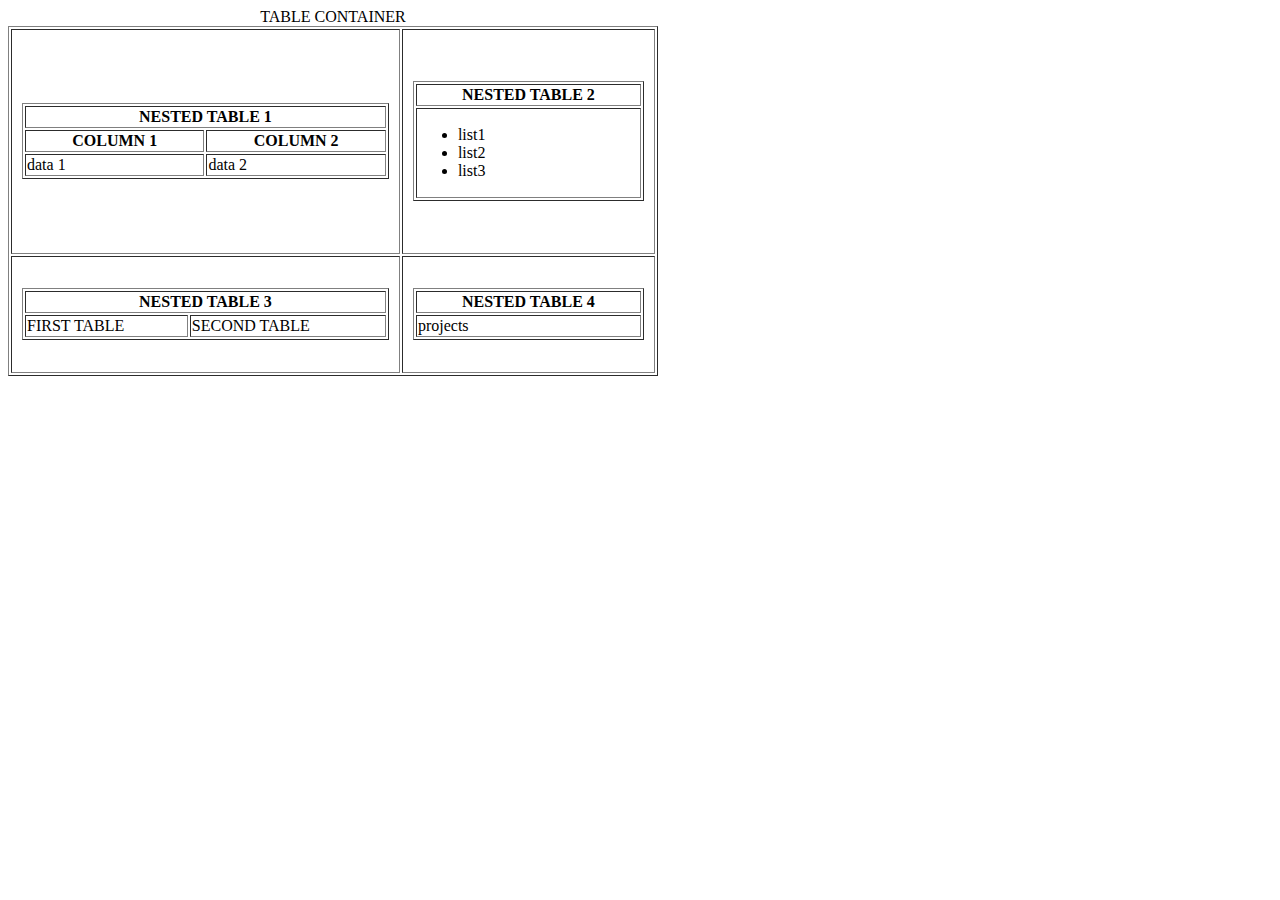
<file: PYTHON FULL STACK/HTML/TABLE PROJECT/index.html>
<!DOCTYPE html>
<html lang="en">
  <head>
    <meta charset="UTF-8" />
    <meta name="viewport" content="width=device-width, initial-scale=1.0" />
    <title>Table</title>
  </head>
  <body>
    <table border="1" cellpadding="10" width="650px" height="350px">
      <caption>
        TABLE CONTAINER
      </caption>

      <tr>
        
        <td>
            <!-- table 1 -->
          <table border="1" width="100%">
            <tr>
              <th colspan="2">NESTED TABLE 1</th>
            </tr>

            
            <tr>
                <th>COLUMN 1</th>
                <th>COLUMN 2</th>
            </tr>
            <tr>
                <td>data 1</td>
                <td>data 2</td>
                
            </tr>
          </table>
        </td>


        <td>
            <!-- table 2 -->
          <table border="1" width="100%">
            <th>NESTED TABLE 2</th>
            <tr>
              <td>
                <ul>
                  <li>list1</li>
                  <li>list2</li>
                  <li>list3</li>
                </ul>
              </td>
            </tr>
          </table>
        </td>
      </tr>


      <tr>
        <td>
            <!-- table 3 -->
          <table border="1" width="100%">
            <tr>
              <th colspan="2">NESTED TABLE 3</th>
            </tr>
            <td>FIRST TABLE</td>
            <td>SECOND TABLE</td>
            <!-- <td>SECOND TABLE</td> -->
          </table>
        </td>

        <td>
            <!-- table 4 -->
          <table border="1" width="100%">
            <tr>
              <th>NESTED TABLE 4</th>
            </tr>
            <tr>
              <td>projects</td>
            </tr>
          </table>
        </td>
      </tr>
    </table>
  </body>
</html>
</file>
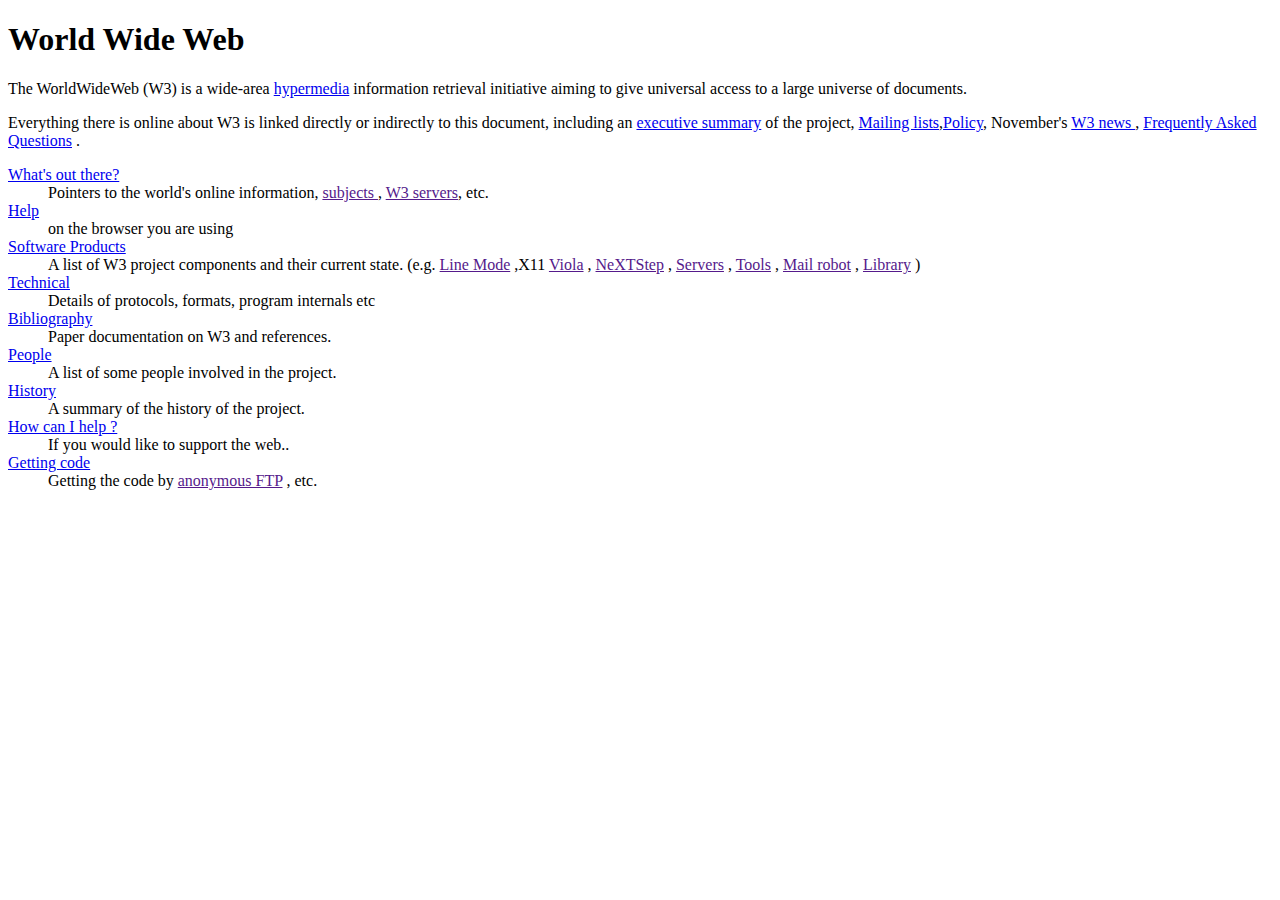
<file: PYTHON FULL STACK/HTML/WWW PROJECT/index.html>
<!DOCTYPE html>
<html lang="en">
<head>
    <meta charset="UTF-8">
    <meta name="viewport" content="width=device-width, initial-scale=1.0">
    <title>World Wide Web Projects</title>
</head>
<body>
    <h1>World Wide Web</h1>
    <p>The WorldWideWeb (W3) is a wide-area <a href="https://info.cern.ch/hypertext/WWW/WhatIs.html" target="_blank" title="hypermedia">hypermedia</a> information retrieval initiative aiming to give universal access to a large universe of documents.</p>

    <p>Everything there is online about W3 is linked directly or indirectly to this document, including an <a href="https://info.cern.ch/hypertext/WWW/Summary.html">executive summary</a> of the project, <a href="https://info.cern.ch/hypertext/WWW/Administration/Mailing/Overview.html">Mailing lists</a>,<a href="https://info.cern.ch/hypertext/WWW/Policy.html">Policy</a>, November's <a href="https://info.cern.ch/hypertext/WWW/News/9211.html">W3 news </a>, <a href="https://info.cern.ch/hypertext/WWW/FAQ/List.html">Frequently Asked Questions</a> .</p>

    <dl>
        <dt><a href="https://info.cern.ch/hypertext/DataSources/Top.html">What's out there?</a></dt>
        <dd>Pointers to the world's online information, <a href="">subjects </a>, <a href="">W3 servers</a>, etc.</dd>

        <dt><a href="https://info.cern.ch/hypertext/WWW/Help.html">Help</a></dt>
        <dd>on the browser you are using</dd>

        <dt><a href="https://info.cern.ch/hypertext/WWW/Status.html">Software Products</a></dt>
        <dd>A list of W3 project components and their current state. (e.g. <a href="">Line Mode</a> ,X11 <a href="">Viola</a> , <a href="">NeXTStep</a> , <a href="">Servers</a> , <a href="">Tools</a> , <a href="">Mail robot</a> , <a href="">Library</a> )</dd>

        <dt><a href="https://info.cern.ch/hypertext/WWW/Technical.html">Technical</a></dt>
        <dd>Details of protocols, formats, program internals etc</dd>

        <dt><a href="https://info.cern.ch/hypertext/WWW/Bibliography.html">Bibliography</a></dt>
        <dd>Paper documentation on W3 and references.</dd>

        <dt><a href="https://info.cern.ch/hypertext/WWW/People.html">People</a></dt>
        <dd>A list of some people involved in the project.</dd>

        <dt><a href="https://info.cern.ch/hypertext/WWW/History.html">History</a></dt>
        <dd>A summary of the history of the project.</dd>

        <dt><a href="https://info.cern.ch/hypertext/WWW/Helping.html">How can I help ?</a></dt>
        <dd>If you would like to support the web..</dd>

        <dt><a href="https://info.cern.ch/hypertext/README.html">Getting code</a></dt>
        <dd>Getting the code by <a href="">anonymous FTP</a> , etc.</dd>
    </dl>
</body>
</html>
</file>
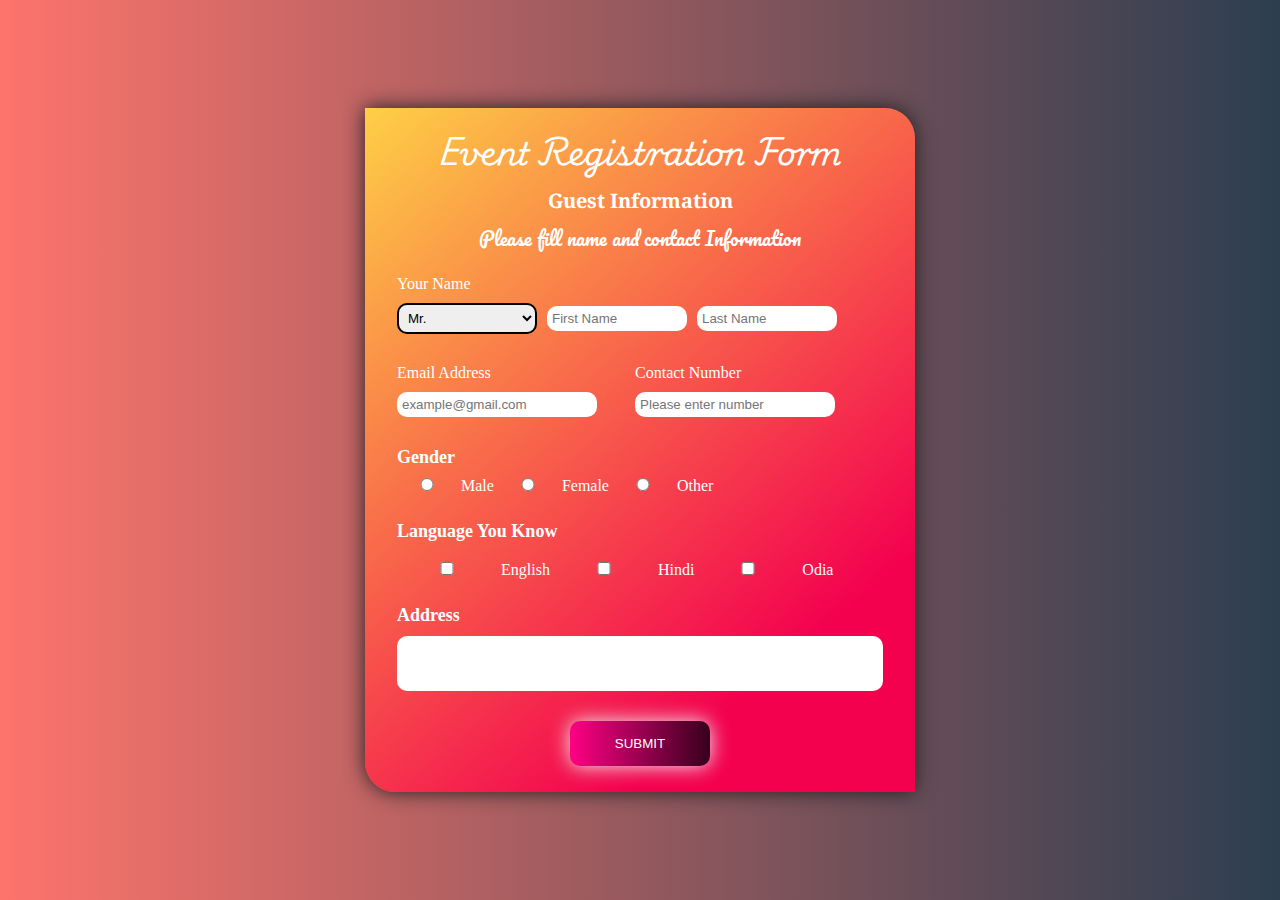
<file: PYTHON FULL STACK/HTML/Form project/INPUTFORM/index.html>
<!DOCTYPE html>
<html lang="en">
  <head>
    <meta charset="UTF-8" />
    <meta name="viewport" content="width=device-width, initial-scale=1.0" />
    <link rel="stylesheet" href="style.css" />
    <title>Document</title>
  </head>
  <body>
    <div class="event-form">
      <div class="event-registration-form">
        <div class="heading">
          <h1>Event Registration Form</h1>
          <h3>Guest Information</h3>
          <p>Please fill name and contact Information</p>
        </div> 

        <form action="indexData.html">
          <div class="event-name">
            <div class="name-label">
              <label for="name" class="name">Your Name</label>
            </div>
            <div class="event-name-form">
              <div class="select-form">
                <select name="" id="name">
                  <option value="Mr">Mr.</option>
                  <option value="Mrs">Mrs.</option>
                  <option value="Miss">Miss.</option>
                  <option value="Ms">Ms.</option>
                  <option value="Dr">Dr.</option>
                </select>
              </div>

              <div class="f-name">
                <input
                  type="text"
                  placeholder="First Name"
                  name="name"
                  id="name"
                />
              </div>

              <div class="last-name">
                <input type="text" placeholder="Last Name" />
              </div>
            </div>
          </div>

          <div class="event-address">
            <div class="email">
              <label for="">Email Address</label>
              <input type="text" placeholder="example@gmail.com" />
            </div>
            <div class="contact">
              <label for="">Contact Number</label>
              <input type="text" placeholder="Please enter number" />
            </div>
          </div>

          <div class="gender">
            <h5>Gender</h5>
            <input type="radio" id="male" name="gender">
            <label for="male">Male</label>
            <input type="radio" id="female" name="gender">
            <label for="female">Female</label>
            <input type="radio" id="other" name="gender">
            <label for="other">Other</label>
          </div>
          
          <div class="language">
            <h5>Language You Know</h5>

            <div class="language-box">
                <input type="checkbox" name="eng" id="eng">
                <label for="eng">English</label>
                <input type="checkbox" name="hindi" id="hindi">
                <label for="hindi">Hindi</label>
                <input type="checkbox" name="odia" id="odia">
                <label for="odia">Odia</label>
            </div>
           
          </div>

          <div class="address" >
            <h5>Address</h5>
            <input type="text" style="width: 100%; padding: 20px;">
          </div>
          <div class="btn">
          <button class="btn-grad" type="submit">Submit</button>

          </div>
        </form>
      </div>
    </div>
  </body>
</html>
</file>
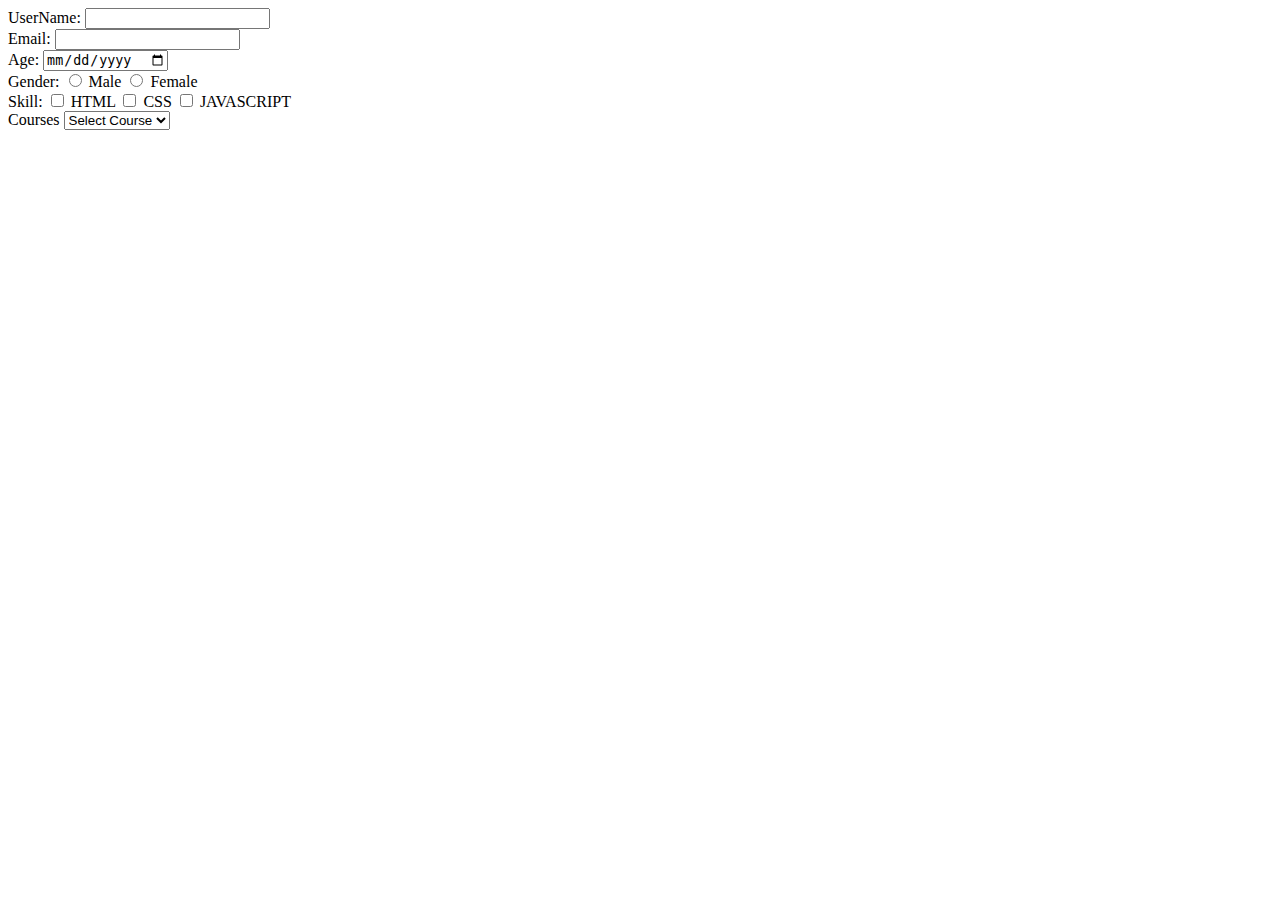
<file: PYTHON FULL STACK/HTML/Form project/STUDENT REGISTRATION FORM/index.html>
<!DOCTYPE html>
<html lang="en">
<head>
    <meta charset="UTF-8">
    <meta name="viewport" content="width=device-width, initial-scale=1.0">
    <title>Student Registration</title>
</head>
<body>
    <form action="">

        <!-- === USERNAME ==== -->
        <div class="user">
            <label for="user">UserName: </label>
            <input type="text" name="user" id="user">
        </div>

        <!-- ===== EMAIL ====== -->
        <div class="email">
            <label for="email">Email: </label>
            <input type="email" name="email" id="email">
        </div>

        <!-- ===== AGE ===== -->
        <div class="age">
            <label for="age">Age: </label>
            <input type="date" name="Age" id="age">
        </div>

        <!-- ======= GENDER ========= -->
        <div class="gender">
            <label for="">Gender: </label>
            <input type="radio" name="gender" id="male">
            <label for="male">Male</label>
            <input type="radio" name="gender" id="female">
            <label for="female">Female</label>
        </div>

        <!-- =========== SKILL ============== -->
        <div class="Skill">
            <label for="">Skill: </label>
            <input type="checkbox" name="html" id="HTML">
            <label for="HTML">HTML</label>
            <input type="checkbox" name="css" id="CSS">
            <label for="CSS">CSS</label>
            <input type="checkbox" name="js" id="js">
            <label for="js">JAVASCRIPT</label>
        </div>

        <!-- ====== COURSE ========== -->
         <div class="course">
            <label for="">Courses</label>
            <select name="" id="" value="Course">
                <option value="">Select Course</option>
                <optgroup label="Degree">
                    <option value="">BEEE</option>
                    <option value="">Powe</option>
                </optgroup>
                <optgroup label="Degree">
                    <option value="cse">CSE</option>E
                    <option value="dbms">DBMS</option>
                </optgroup>
            </select>
         </div>
    </form>
</body>
</html>
</file>
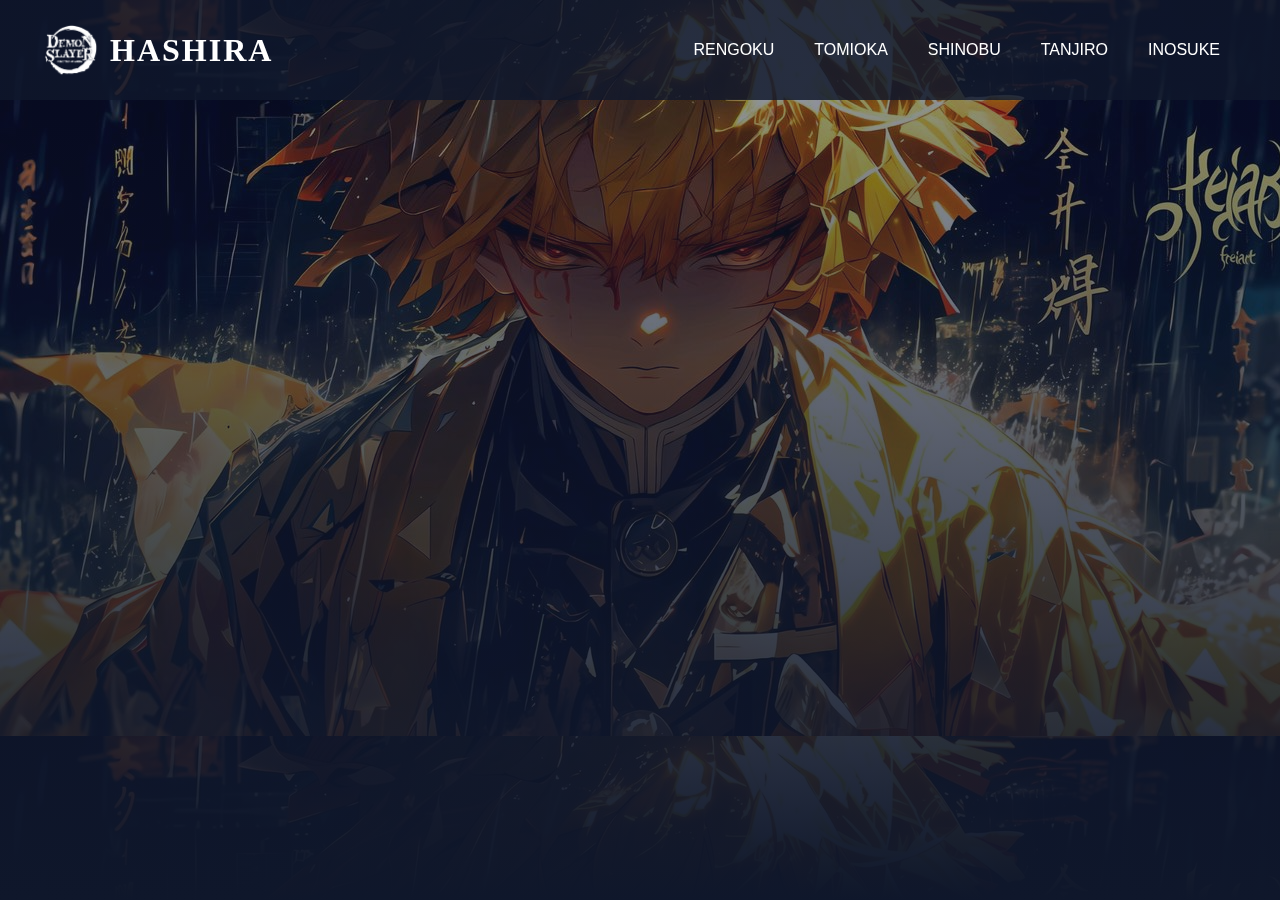
<file: PYTHON FULL STACK/HTML/HTML & CSS PROJECTS/ANIME TEMPLATE/index.html>
<!DOCTYPE html>
<html lang="en">
  <head>
    <meta charset="UTF-8" />
    <meta name="viewport" content="width=device-width, initial-scale=1.0" />

    <!-- ========== google font ========== -->

    <link rel="preconnect" href="https://fonts.gstatic.com" crossorigin />

    <!-- ============ STYLESHEET =================== -->
     
    <link rel="stylesheet" href="style.css" />
    <title>Demon Slayer</title>
  </head>
  <body>
    <header>
      <div class="logo">
        <img src="images/logo.png" alt="" />
        <h1>HASHIRA</h1>
      </div>
      <div class="hashira">
        <ul>
          <li><a href="indexRengoku.html">Rengoku</a></li>
          <li><a href="indexTomioka.html">Tomioka</a></li>
          <li><a href="indexShinobu.html">Shinobu</a></li>
          <li><a href="indexTanjiro.html">Tanjiro</a></li>
          <li><a href="indexInosuke.html">Inosuke</a></li>
        </ul>
      </div>
    </header>
    <section class="home">
      <div class="left">
        <h1>De<span>mon Slay</span>er</h1>
        <p>
          A family is attacked by demons and only two members survive - tanjiro
          and his sister nezuko, who is turning into a demon slowly. tanjiro
          sets out to become a demon slayer to avenge his family and cure his
          sister.
        </p>
        <div class="btn">
          <button>Watch Season</button>
          <button>Watch Trailer</button>
        </div>
      </div>
      <div class="right">
        <img src="images/image11.png" alt="" class="image1">
        <img src="images/image1.png" alt="" class="image2">
        <img src="images/image3.png" alt="" class="image3">
        <img src="images/image9.png" alt="" class="image4">
        <img src="images/image8.png" alt="" class="image5">
        <img src="images/image7.png" alt="" class="image6">
      </div>
    </section>
  </body>
</html>
</file>
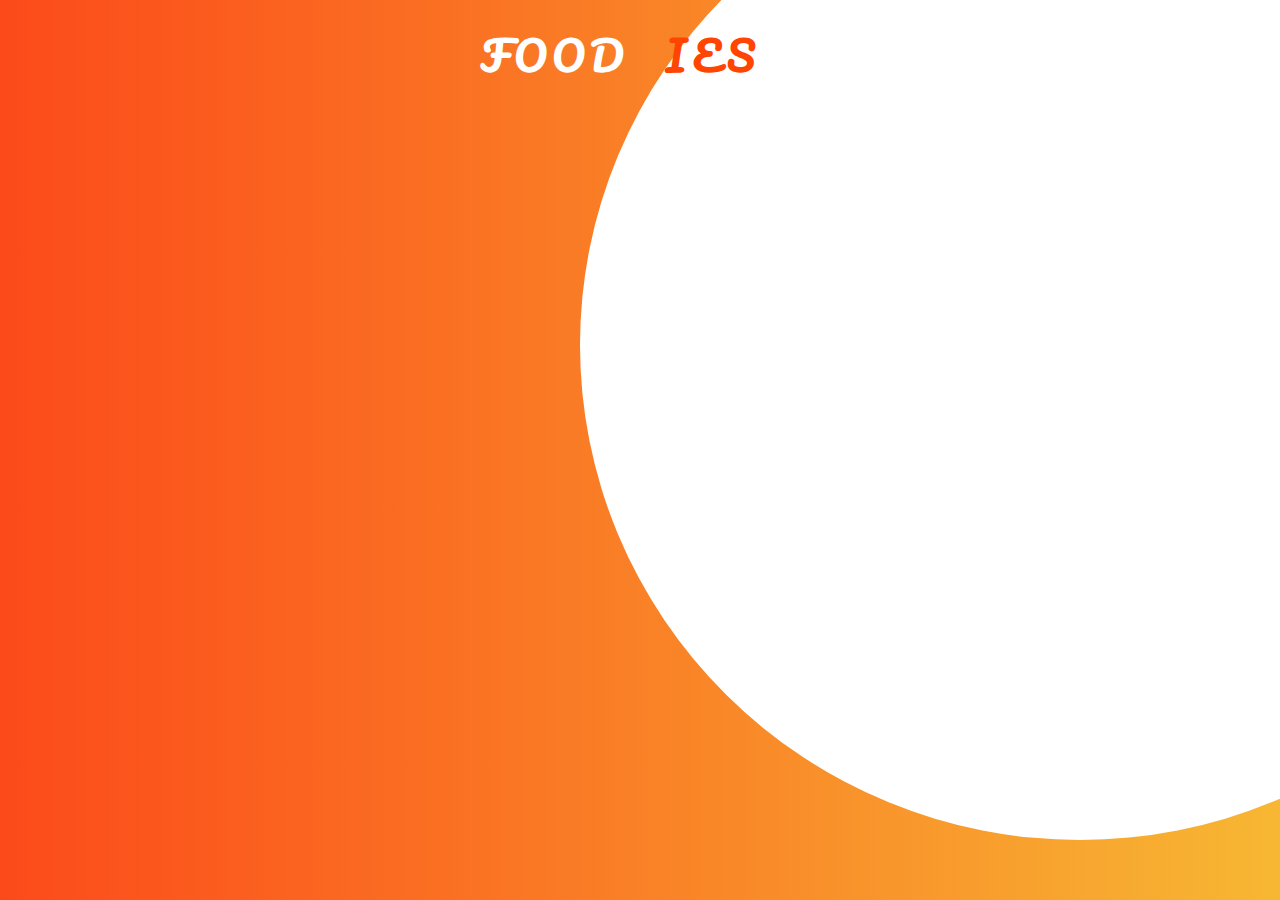
<file: PYTHON FULL STACK/HTML/HTML & CSS PROJECTS/FOOD TEMPLATE/index.html>
<!DOCTYPE html>
<html lang="en">
  <head>
    <meta charset="UTF-8" />
    <meta name="viewport" content="width=device-width, initial-scale=1.0" />
    <link rel="preconnect" href="https://fonts.gstatic.com" crossorigin />
    <link rel="stylesheet" href="style.css" />
    <title>Document</title>
  </head>
  <body>
    <main>
      <header>
        <div class="logo-img">
          <h1>Food<span>ies</span></h1>
        </div>
      </header>
      <section>
        <div class="left">
          <h1>Welcome to Foodies</h1>
          <p>Where we trying to change your Teste</p>
          <button>Order Now</button>
        </div>
        <div class="right">
          <div class="imag-container">
            <img src="images/dish1.png" alt="" />
            <img src="images/dish2.png" alt="" />
            <img src="images/dish3.png" alt="" />
            <img src="images/dish4.png" alt="" />
          </div>
        </div>
      </section>
    </main>
  </body>
</html>
</file>
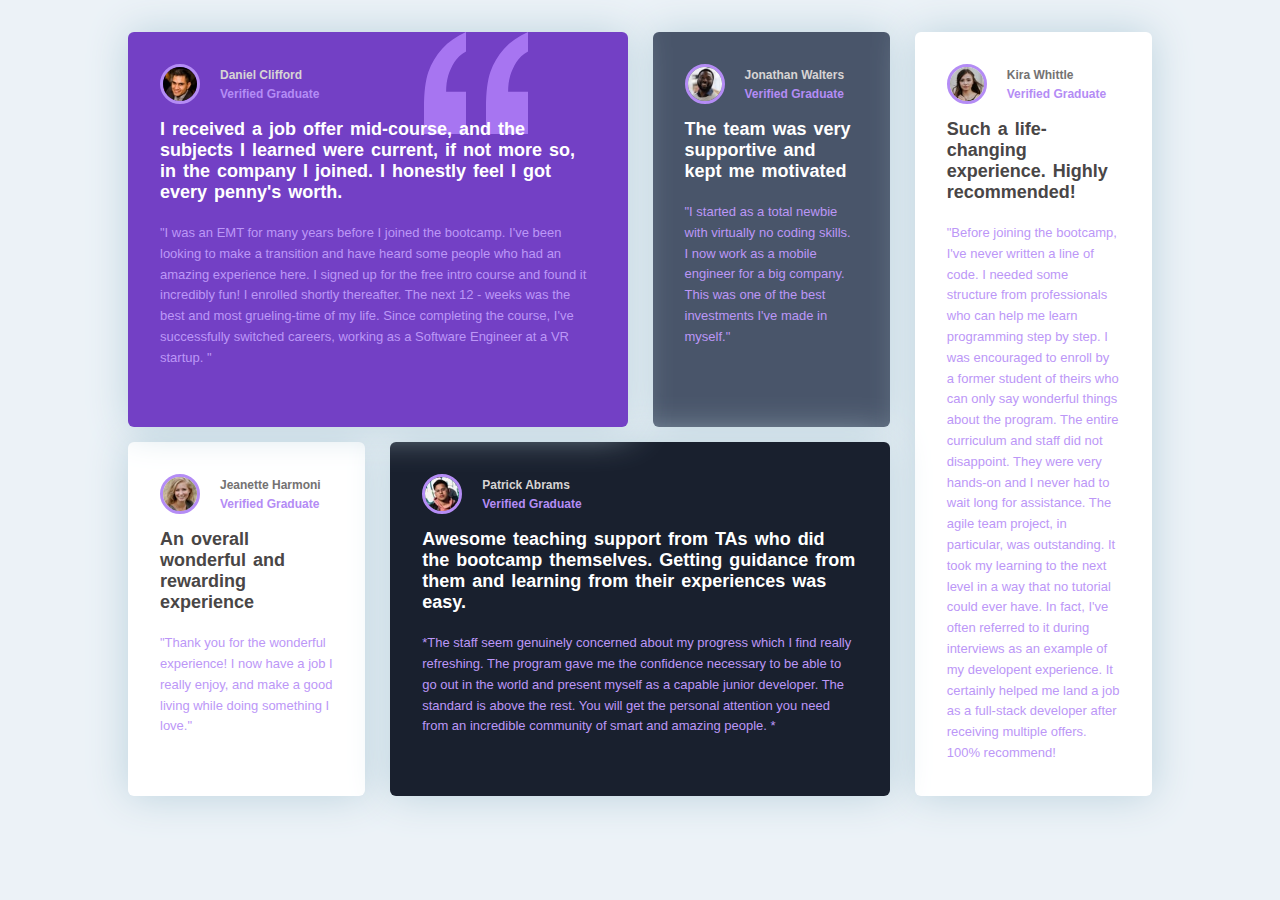
<file: PYTHON FULL STACK/HTML/HTML & CSS PROJECTS/GRID TEMPLATE/index.html>
<!DOCTYPE html>
<html lang="en">
  <head>
    <meta charset="UTF-8" />
    <meta name="viewport" content="width=device-width, initial-scale=1.0" />
    <link rel="stylesheet" href="style.css" />
    <link rel="preconnect" href="https://fonts.googleapis.com" />
    <title>Grid</title>
  </head>
  <body>
    <div class="container">
      <div class="box1" id="box">
        <img src="images/bg-pattern-quotation-svg.png" alt="" />
        <div class="box-section">
          <div class="box-profile-section">
            <div class="profile-pic">
              <img src="images/image-daniel.jpg" alt="" />
              <div class="profile-text">
                <h6 class="white-text">Daniel Clifford</h6>
                <p>Verified Graduate</p>
              </div>
            </div>
          </div>
          <div class="box-header-section">
            <h2 class="white-heading">
              I received a job offer mid-course, and the subjects I learned were
              current, if not more so, in the company I joined. I honestly feel
              I got every penny's worth.
            </h2>
            <p>
              "I was an EMT for many years before I joined the bootcamp. I've
              been looking to make a transition and have heard some people who
              had an amazing experience here. I signed up for the free intro
              course and found it incredibly fun! I enrolled shortly thereafter.
              The next 12 - weeks was the best and most grueling-time of my
              life. Since completing the course, I've successfully switched
              careers, working as a Software Engineer at a VR startup. "
            </p>
          </div>
        </div>
      </div>
      <div class="box2" id="box">
        <div class="box-section">
          <div class="box-profile-section">
            <div class="profile-pic">
              <img src="images/image-jonathan.jpg" alt="" />
              <div class="profile-text">
                <h6 class="white-text">Jonathan Walters</h6>
                <p>Verified Graduate</p>
              </div>
            </div>
          </div>
          <div class="box-header-section">
            <h2 class="white-heading">
              The team was very supportive and kept me motivated
            </h2>
            <p>
              "I started as a total newbie with virtually no coding skills. I
              now work as a mobile engineer for a big company. This was one of
              the best investments I've made in myself."
            </p>
          </div>
        </div>
      </div>
      <div class="box3" id="box">
        <div class="box-section">
          <div class="box-profile-section">
            <div class="profile-pic">
              <img src="images/image-kira.jpg" alt="" />
              <div class="profile-text">
                <h6 class="black-text">Kira Whittle</h6>
                <p>Verified Graduate</p>
              </div>
            </div>
          </div>
          <div class="box-header-section">
            <h2 class="black-heading">
              Such a life-changing experience. Highly recommended!
            </h2>
            <p>
              "Before joining the bootcamp, I've never written a line of code. I
              needed some structure from professionals who can help me learn
              programming step by step. I was encouraged to enroll by a former
              student of theirs who can only say wonderful things about the
              program. The entire curriculum and staff did not disappoint. They
              were very hands-on and I never had to wait long for assistance.
              The agile team project, in particular, was outstanding. It took my
              learning to the next level in a way that no tutorial could ever
              have. In fact, I've often referred to it during interviews as an
              example of my developent experience. It certainly helped me land a
              job as a full-stack developer after receiving multiple offers.
              100% recommend!
            </p>
          </div>
        </div>
      </div>
      <div class="box4" id="box">
        <div class="box-section">
          <div class="box-profile-section">
            <div class="profile-pic">
              <img src="images/image-jeanette.jpg" alt="" />
              <div class="profile-text">
                <h6 class="black-text">Jeanette Harmoni</h6>
                <p>Verified Graduate</p>
              </div>
            </div>
          </div>
          <div class="box-header-section">
            <h2 class="black-heading">
              An overall wonderful and rewarding experience
            </h2>
            <p>
              "Thank you for the wonderful experience! I now have a job I really
              enjoy, and make a good living while doing something I love."
            </p>
          </div>
        </div>
      </div>
      <div class="box5" id="box">
        <div class="box-section">
          <div class="box-profile-section">
            <div class="profile-pic">
              <img src="images/image-patrick.jpg" alt="" />
              <div class="profile-text">
                <h6 class="white-text">Patrick Abrams</h6>
                <p>Verified Graduate</p>
              </div>
            </div>
          </div>
          <div class="box-header-section">
            <h2 class="white-heading">
              Awesome teaching support from TAs who did the bootcamp themselves.
              Getting guidance from them and learning from their experiences was
              easy.
            </h2>
            <p>
              *The staff seem genuinely concerned about my progress which I find
              really refreshing. The program gave me the confidence necessary to
              be able to go out in the world and present myself as a capable
              junior developer. The standard is above the rest. You will get the
              personal attention you need from an incredible community of smart
              and amazing people. *
            </p>
          </div>
        </div>
      </div>
    </div>
  </body>
</html>
</file>
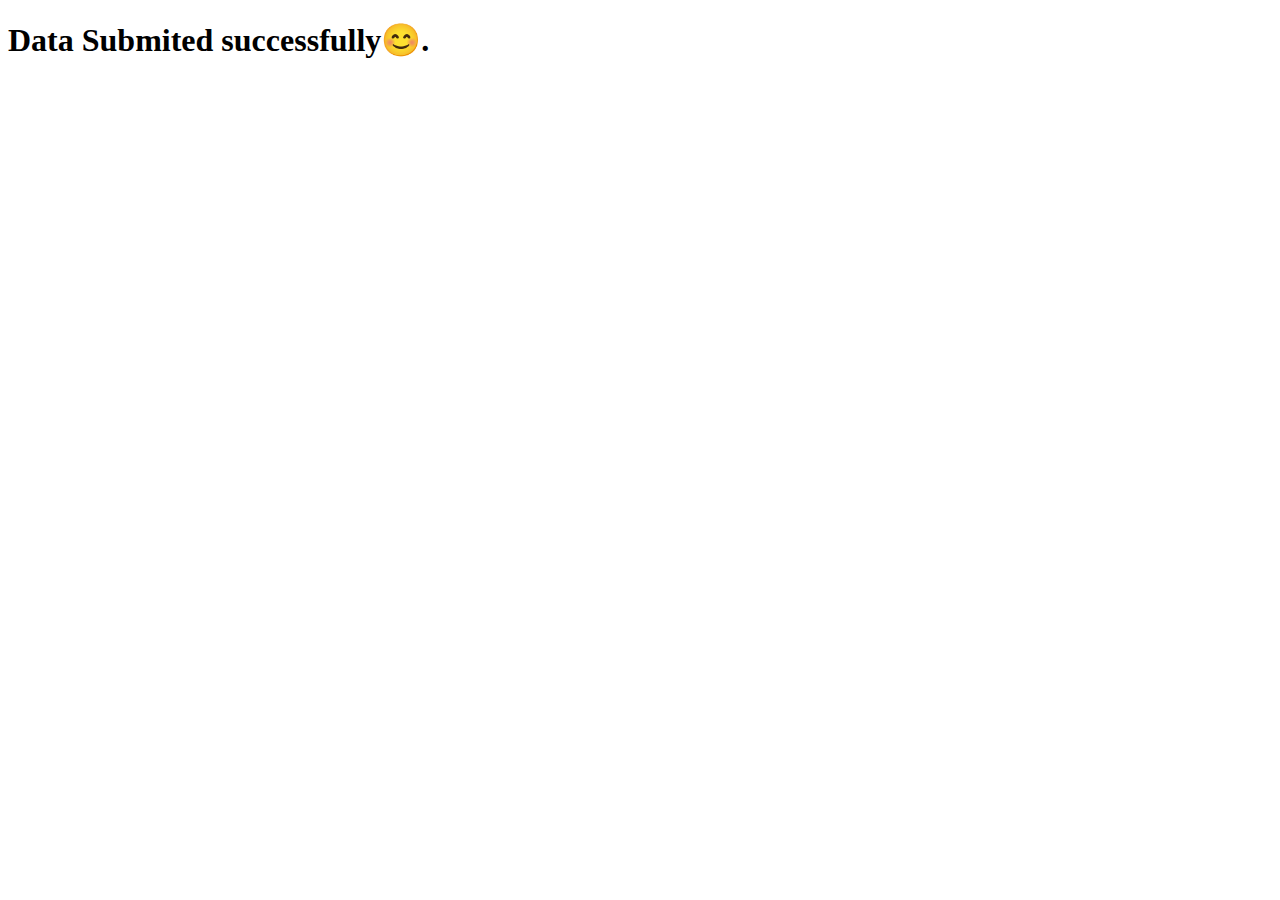
<file: PYTHON FULL STACK/HTML/Form project/INPUTFORM/indexData.html>
<!DOCTYPE html>
<html lang="en">
<head>
    <meta charset="UTF-8">
    <meta name="viewport" content="width=device-width, initial-scale=1.0">
    <title>Document</title>
</head>
<body>
    <h1>Data Submited successfully😊.</h1>
</body>
</html>
</file>
<file: PYTHON FULL STACK/HTML/Form project/INPUTFORM/style.css>
@import url("https://fonts.googleapis.com/css2?family=Noto+Serif:ital,wght@0,100..900;1,100..900&family=Pacifico&family=Playwrite+BE+VLG:wght@100..400&family=Playwrite+HR:wght@100..400&display=swap");
* {
  margin: 0;
  padding: 0;
  box-sizing: border-box;
}
body {
  background: #2c3e50;
  background: -webkit-linear-gradient(to right, #fd746c, #2c3e50);
  background: linear-gradient(to right, #fd746c, #2c3e50);
}
.event-form {
  height: 100vh;
  display: flex;
  justify-content: center;
  align-items: center;
}
.event-registration-form {
  background-image: linear-gradient(
    319.6deg,
    rgba(243, 0, 79, 1) 20.5%,
    rgba(255, 236, 68, 1) 110.9%
  );
  width: 550px;
  padding: 1rem 2rem;
  box-shadow: 0 0 20px #202020;
  border-radius: 0 30px 0 30px;
  color: white;
}
.heading {
  text-align: center;
}
.heading h1 {
  padding-bottom: 10px;
  font-family: "Playwrite HR", cursive;
}
.heading h3 {
  font-family: "Noto Serif", serif;
  font-size: 20px;
}
.heading p {
  padding-bottom: 20px;
  font-family: "Pacifico", cursive;
  font-size: 19px;
  padding-top: 7px;
}

form label {
  font-size: 16px;
}
.event-name {
  display: flex;
  flex-direction: column;
  flex-wrap: wrap;
}
.event-name-form {
  display: flex;
  align-items: center;
  gap: 10px;
}
.event-name select,
input {
  width: 140px;
  margin-block: 10px;
  padding: 5px;
  border: none;
  outline: none;
  border-radius: 10px;
}

.event-name select,
input:focus {
  border: 2px solid;
}

.event-address {
  display: flex;
  margin-top: 20px;
}
.event-address input {
  width: 200px;
}
h5 {
  margin-top: 20px;
  font-size: 18px;
}
.gender input,
label {
  width: 60px;
}
.language {
  display: flex;
  flex-direction: column;
}
.language h5 {
  padding-bottom: 10px;
}
.language input {
  width: 100px;
}

.btn {
  display: flex;
  justify-content: center;
  margin-top: 10px;
}

.btn-grad {
  background-image: linear-gradient(
    to right,
    #ff0084 0%,
    #33001b 51%,
    #ff0084 100%
  );
  margin: 10px;
  padding: 15px 45px;
  text-align: center;
  text-transform: uppercase;
  transition: 0.5s;
  background-size: 200% auto;
  color: white;
  box-shadow: 0 0 20px #eee;
  border-radius: 10px;
  display: block;
  outline: none;
  border: none;
  cursor: pointer;
}

.btn-grad:hover {
  background-position: right center;
  color: #fff;
  text-decoration: none;
}

@media (max-width: 570px) {
  .heading h1 {
    padding-bottom: 10px;
    font-family: "Playwrite HR", cursive;
    font-size: 20px;
  }
  .heading h3 {
    font-family: "Noto Serif", serif;
    font-size: 10px;
  }
  .heading p {
    padding-bottom: 20px;
    font-family: "Pacifico", cursive;
    font-size: 16px;
    padding-top: 7px;
  }
  .event-registration-form {
    width: 350px;
    height: 100vh;
  }
  .event-name-form {
    display: flex;
    align-items: center;
    flex-direction: row;
    gap: 10px;
  }
  .event-name select,
  input {
    width: 80px;
    margin-block: 5px;
  }
  .event-address input {
    width: 120px;
  }
  .language h5 {
    padding-bottom: 5px;
  }
  .language input {
    width: 40px;
  }
}
</file>
<file: PYTHON FULL STACK/HTML/HTML & CSS PROJECTS/ANIME TEMPLATE/style.css>
* {
  margin: 0;
  padding: 0;
  box-sizing: border-box;
}

body {
  font-family: "Poppins", sans-serif;
}
a {
  text-decoration: none;
}
header {
  width: 100%;
  position: fixed;
  background: transparent;
  top: 0;
  right: 0;
  left: 0;
  display: flex;
  justify-content: space-between;
  align-items: center;
  padding: 20px 120px;
  z-index: 10;
  background: linear-gradient(rgba(15, 23, 43, 0.9), rgba(15, 23, 43, 0.9)),
    url(images/✰Zenitsu\ Agatsuma.jpeg);
}
header .logo img {
  width: 100%;
  height: 100%;
  object-fit: cover;
  object-position: center;
  margin-right: 10px;
}
header .logo {
  width: 60px;
  height: 60px;
  display: flex;
  align-items: center;
  color: white;
}
header .logo h1 {
  font-family: "Noto Serif", serif;
  letter-spacing: 2px;
}

.hashira ul {
  display: flex;
}
.hashira ul li {
  list-style: none;
  margin-block: 20px;
  margin-inline: 20px;
}
.hashira ul li a {
  color: white;
  text-transform: uppercase;
}
section {
  width: 100%;
  height: 100%;
  padding: 0 120px;
}
.home {
  width: 100%;
  height: 100vh;
  object-fit: cover;
  object-position: center center;
  position: relative;
  display: flex;
  background: linear-gradient(rgba(15, 23, 43, 0.4), rgba(15, 23, 43, 1.3)),
    url(images/✰Zenitsu\ Agatsuma.jpeg);
}

.left {
  width: 50%;
  height: 100%;
  display: flex;
  color: white;
  justify-content: center;
  flex-direction: column;
  scale: 0;
  animation: revealsContents 1.5s ease forwards;
}
@keyframes revealsContents {
  0% {
    scale: 0;
  }
  100% {
    scale: 1;
  }
}
.left h1 {
  font-family: "Bona Nova SC", serif;
  text-transform: uppercase;
  font-weight: 700;
  font-size: 50px;
  color: orangered;
  margin-bottom: 20px;
}
.left span {
  color: rgb(254, 121, 4);
}
.left p {
  font-size: 14px;
  font-family: "Pacifico", cursive;
  margin-bottom: 20px;
}
.btn {
  display: flex;
}
button {
  padding: 16px 30px;
  margin-inline: 5px;
  cursor: pointer;
}
button:nth-child(1) {
  background-image: linear-gradient(
    to right,
    #c21500 0%,
    #ffc500 51%,
    #c21500 100%
  );
  margin: 10px;
  padding: 15px 45px;
  text-align: center;
  text-transform: uppercase;
  transition: 0.5s;
  background-size: 200% auto;
  color: white;
  box-shadow: 0 0 10px #eee;
  border-radius: 10px;
  display: block;
  outline: none;
  border: none;
  font-weight: 600;
}
button:nth-child(1):hover {
  background-position: right center;
  color: #fff;
  text-decoration: none;
}

button:nth-child(2) {
  background-color: white;
  margin: 10px;
  padding: 15px 45px;
  text-align: center;
  text-transform: uppercase;
  transition: 1s;
  background-size: 200% auto;
  color: black;
  box-shadow: 0 0 10px #eee;
  border-radius: 10px;
  display: block;
  outline: none;
  border: none;
  font-weight: 600;
}
button:nth-child(2):hover {
  background: transparent;
  color: #fff;
  text-decoration: none;
}
.right {
  width: 50%;
  height: 100vh;
  display: flex;
  justify-content: center;
  align-items: end;
  position: relative;
}
.right img {
  height: 430px;
  scale: 1;
  animation: reveals 1s ease forwards;
}

@keyframes reveals {
  0% {
    scale: 0;
  }
  100% {
    scale: 1;
  }
}

.right .image1 {
  z-index: 9;
  scale: 0;
  position: absolute;
  left: 210px;
  animation-delay: 0.5s;
}
.right .image2 {
  position: absolute;
  left: 80px;
  z-index: 3;
  scale: 0;
  animation-delay: 1s;
}
.right .image3 {
  position: absolute;
  top: 260px;
  left: 400px;
  z-index: 4;
  scale: 0;
  animation-delay: 1.5s;
}
.right .image4 {
  position: absolute;
  top: 140px;
  left: 210px;
  z-index: 2;
  scale: 0;
  animation-delay: 2s;
}
.right .image5 {
  position: absolute;
  top: 156px;
  left: 400px;
  z-index: 3;
  scale: 0;
  animation-delay: 2.5s;
}
.right .image6 {
  position: absolute;
  top: 110px;
  left: 260px;
  scale: 0;
  animation-delay: 3s;
}

/*  ****** indexRengoku.html ******** */
.header-section {
  width: 100%;
  position: fixed;
  background: transparent;
  top: 0;
  right: 0;
  left: 0;
  display: flex;
  justify-content: space-between;
  align-items: center;
  padding: 10px 120px;
  z-index: 10;
  background: linear-gradient(rgba(15, 23, 43, 0.9), rgba(15, 23, 43, 0.9));
}
.header-section h1 {
  font-family: "Noto Serif", serif;
  font-size: 30px;
  letter-spacing: 2px;
}
.logo-2 {
  display: flex;
  align-items: center;
  color: white;
}
.logo-2 img {
  width: 60px;
  height: 60px;
}
.hashira-names {
  color: white;
  margin-right: 60px;
  font-family: "Kalnia Glaze", serif;
  letter-spacing: 10px;
  font-size: 25px;
}
.home-carecter {
  width: 100%;
  height: 100vh;
  object-fit: cover;
  object-position: center;
  display: flex;
  background: linear-gradient(rgba(15, 23, 43, 0.5), rgba(15, 23, 43, 0.6)),
    url(images/bg5.jpeg);
}
.left-content {
  width: 40%;
  display: flex;
  flex-direction: column;
  justify-content: center;
  align-items: left;
  color: white;
}
.name {
  margin-bottom: 60px;
}
.left-content h1 {
  font-family: "Kalnia Glaze", serif;
  font-size: 60px;
}
.left-content h6 {
  font-size: 15px;
  font-weight: 600;
  letter-spacing: 15px;
  color: rgb(147, 147, 147);
}
.left-content p {
  font-size: 14px;
  font-family: "Pacifico", cursive;
  line-height: 1.5;
  font-weight: 100;
}
.power {
  display: flex;
}
.power-content {
  margin-top: 3rem;
  margin-right: 6rem;
}
.power-content h2 {
  font-size: 35px;
}
.power-content p {
  text-align: center;
  letter-spacing: 4px;
  font-size: 10px;
  font-weight: 700;
  margin-top: 8px;
  color: rgb(147, 147, 147);
}
.middle-content {
  width: 20%;
}
.middle-content {
  display: flex;
  justify-content: center;
  align-items: center;
  flex-direction: column;
  text-align: center;
}
.middle-content h4 {
  margin-top: 4rem;
  color: white;
  color: white;
  font-size: 20px;
  text-transform: uppercase;
  margin-bottom: 15px;
  font-family: "Kalnia Glaze", serif;
  letter-spacing: 3px;
}
.middle-content > i {
  color: white;
  margin-bottom: 10px;
  font-size: 20px;
}
.number-div {
  background-color: white;
  border-radius: 20px;
}
.number {
  width: 50px;
  height: 80px;
  text-align: center;
  padding: 30px 0;
}

.number a {
  color: white;
  background-color: black;
  padding: 10px;
  border-radius: 50%;
}
.right-content {
  width: 40%;
  display: flex;
  justify-content: center;
  align-items: end;
}
.right-content img {
  height: 80%;
}

/* ======= indexTomioka.html ========== */

.carecter2 {
  width: 100%;
  height: 100vh;
  object-fit: cover;
  object-position: center;
  display: flex;
  background: linear-gradient(rgba(15, 23, 43, 0.7), rgba(15, 23, 43, 0.9)),
    url(images/tomioka2.jpg);
}

/* ======= indexShinobu.html ========== */

.carecter3 {
  width: 100%;
  height: 100vh;
  object-fit: cover;
  object-position: center;
  display: flex;
  background: linear-gradient(rgba(15, 23, 43, 0.2), rgba(15, 23, 43, 0.8)),
    url(images/shinobu.jpeg);
}

/* ======= indexTanjiro.html ========== */

.carecter4 {
  width: 100%;
  height: 100vh;
  object-fit: cover;
  object-position: center;
  display: flex;
  background: linear-gradient(rgba(15, 23, 43, 0.8), rgba(15, 23, 43, 0.8)),
    url(images/tkbg2.jpeg);
}

/* ======= indexInosuke.html ========== */

.carecter5 {
  width: 100%;
  height: 100vh;
  object-fit: cover;
  object-position: center;
  display: flex;
  background: linear-gradient(rgba(15, 23, 43, 0.7), rgba(15, 23, 43, 0.8)),
    url(images/inosukebg3.jpg);
}

/* ========= RESPONSIVE CODE =========== */

@media (max-width: 1500px) {
  .right .image3 {
    top: 173px;
    left: 418px;
  }
  .right .image4 {
    top: 96px;
    left: 210px;
  }
  .right .image5 {
    top: 118px;
    left: 411px;
  }
  .right .image6 {
    top: 79px;
    left: 260px;
  }
  .left {
    width: 38%;
  }

  .middle-content h4 {
    display: none;
  }
  .middle-content > i {
    display: none;
  }
  .middle-content {
    margin-top: 4rem;
  }
}

@media (max-width: 1300px) {
  section {
    padding: 0 40px;
  }
  header {
    padding: 20px 40px;
  }
  .header-section{
    padding: 20px 40px;
  }
}
@media (max-width: 1175px) {
  .right img {
    height: 350px;
  }
  .right .image1 {
    left: 210px;
  }
  .right .image2 {
    left: 112px;
  }
  .right .image3 {
    top: 257px;
    left: 372px;
  }
  .right .image4 {
    top: 151px;
    left: 210px;
  }
  .right .image5 {
    top: 164px;
    left: 371px;
  }
  .right .image6 {
    top: 79px;
    left: 260px;
  }
  .hashira-names {
    margin-right: 0;
    font-size: 20px;
}
}
@media (max-width: 1014px) {
  .home {
    display: flex;
    flex-direction: column-reverse;
  }
  .left {
    margin-top: 10rem;
    text-align: center;
    align-items: center;
    width: 100%;
  }
  .right {
    position: absolute;
    right: 0;
    bottom: 0;
    top: 38rem;
    width: 100%;
    display: flex;
    justify-content: center;
  }
  .name {
    margin-bottom: 40px;
  }
  .left-content h1 {
    font-family: "Kalnia Glaze", serif;
    font-size: 45px;
  }
  .left-content h6 {
    font-size: 13px;
  }
  .left-content p {
    font-size: 12px;
  }
  .power-content {
    margin-right: 2rem;
  }
  .power-content h2 {
    font-size: 30px;
  }
}


@media (max-width: 875px) {
  .home {
    position: relative;
  }
  header {
    display: flex;
    justify-content: center;
  }
  header .logo {
    margin-right: 165px;
  }
  .hashira ul {
    display: flex;
    justify-content: center;
    background: linear-gradient(rgba(15, 23, 43, 0.9), rgba(15, 23, 43, 0.8));
    position: fixed;
    right: 0;
    left: 0;
    bottom: 0;
  }
  .hashira-names {
    margin-right: 0;
    font-size: 15px;
}
  .hashira ul li {
    list-style: none;
    margin-block: 20px;
    margin-inline: 20px;
  }
  .hashira ul li a {
    color: white;
    text-transform: uppercase;
  }
  .right img {
    height: 250px;
  }
  .right .image1 {
    left: 285px;
    top: 275px;
  }
  .right .image2 {
    left: 210px;
    top: 256px;
  }
  .right .image3 {
    left: 400px;
    top: 259px;
  }
  .right .image4 {
    left: 282px;
    top: 178px;
  }
  .right .image5 {
    left: 371px;
    top: 202px;
  }
  .right .image6 {
    left: 306px;
    top: 110px;
  }
}
@media (max-width: 740px){
  .number-div {
    border-radius: 40px;
    display: flex;
    position: fixed;
    justify-content: center;
    bottom: 0;
    left: 0;
    right: 0;
    z-index: 14;
}
.middle-content {
  width: 0;
}
.number {
  margin-block: 10px;
  margin-inline: 15px;
}
.number a{
  padding: 18px;
}
.left-content{
  width: 50%;
}
.right-content{
  width: 50%;
}
.hashira-names{
  display: none;
}
.header-section{
  justify-content: center;
}
.right-content {
  width: 50%;
  height: 450px;
  margin-top: 46px;
  align-items: end;
  justify-content: center;
}
}

@media (max-width: 578px) {
  .hashira ul li {
    margin-inline: 8px;
  }
  .hashira ul li a {
    font-size: 12px;
  }
  .right {
    display: none;
  }
  .left {
    margin-top: 0;
  }
  .btn {
    display: flex;
    flex-direction: column;
  }
}

@media (max-width: 430px){
  .number {
    margin-inline: 0px;
}
.right-content{
  display: none;
}
.left-content{
  width: 100%;
}
}
</file>
<file: PYTHON FULL STACK/HTML/HTML & CSS PROJECTS/FOOD TEMPLATE/style.css>
@import url("https://fonts.googleapis.com/css2?family=Pacifico&display=swap");
* {
  margin: 0;
  padding: 0;
  box-sizing: border-box;
  scroll-behavior: smooth;
}
body {
  overflow: hidden;
}
main {
  width: 100vw;
  height: 100vh;
  background: linear-gradient(to right, rgb(252, 74, 26), rgb(247, 183, 51));
  overflow: hidden;
  position: relative;
  z-index: -1;
}
main::before {
  content: "";
  background: white;
  position: absolute;
  /* overflow: hidden; */
  width: 75vw;
  height: 950px;
  padding: 20px;
  top: -150px;
  right: -300px;
  bottom: 0;
  border-radius: 50%;
  z-index: 1;
}
.logo-img {
  position: relative;
}
h1 {
  text-align: center;
  color: white;
  position: relative;
  z-index: 1;
  font-size: 40px;
  font-family: "Pacifico", cursive;
  text-transform: uppercase;
  letter-spacing: 5px;
  padding: 20px 0;
}
span {
  padding: 0 38px;
  letter-spacing: 7px;
  color: orangered;
  background-color: transparent;
}
section {
  width: 100%;
  height: 80vh;
  position: relative;
}
.left {
  width: 40%;
  height: 80%;
  display: flex;
  flex-direction: column;
  text-align: center;
  align-items: center;
  justify-content: center;
  padding: 2rem;
  position: relative;
  /* z-index: -1; */
  opacity: 0;
  animation: animateContent 5s ease forwards;
}
@keyframes animateContent {
  to {
    opacity: 1;
  }
}
.left h1 {
  font-size: 30px;
}
.left p {
  font-size: 20px;
  color: white;
  font-family: "Pacifico", cursive;
}
button {
  outline: none;
  border: none;
  margin-top: 20px;
  padding: 10px 20px;
  border-radius: 8px;
  text-transform: uppercase;
  font-family: "Pacifico", cursive;
  font-weight: 700;
  letter-spacing: 2px;
  cursor: pointer;
  color: orangered;
}
.right {
  width: 50%;
  position: absolute;
  right: -60px;
  top: 0;
  z-index: 10;
  height: 80vh;
  display: flex;
  align-items: center;
  justify-content: center;
  flex-wrap: nowrap;
  opacity: 0;
  animation: animateContent 5s ease forwards;
}
.imag-container {
  position: relative;
  z-index: 10;
}
.imag-container > img {
  width: 280px;
  height: 280px;
  object-fit: cover;
  object-position: center;
  box-shadow: 0 0 20px gray;
  border-radius: 50%;
  justify-content: center;
  margin-block: 10px;
  margin-inline: 10px;
  animation: animatePlate 10s linear infinite;
}

@keyframes animatePlate {
  to {
    transform: rotate(360deg);
  }
}
@media (max-width: 1225px) {
  .imag-container > img {
    width: 200px;
    height: 200px;
    object-fit: cover;
    object-position: center;
    box-shadow: 0 0 20px gray;
    border-radius: 50%;
    justify-content: center;
    margin-block: 10px;
    margin-inline: 10px;
    animation: animatePlate 10s linear infinite;
  }
}
@media (max-width: 1040px) {
  body {
    overflow: scroll;
    /* box-sizing: border-box; */
  }
  main {
    height: 100vh;
    display: flex;
    flex-direction: column;
    justify-content: center;
    overflow: none;
  }
  main::before {
    display: none;
  }
  span {
    padding: 0px;
    letter-spacing: 7px;
    color: white;
  }
  section {
    display: flex;
    flex-direction: column;
    align-items: center;
    overflow: auto;
  }
  section {
    background: linear-gradient(rgba(0, 0, 0, 0.4), rgba(0, 0, 0, 0.7));
  }
  .left {
    width: 100%;
    height: 100%;
  }
  .imag-container {
    width: 100%;
    overflow-x: scroll;
    display: flex;
    justify-content: center;
    flex-wrap: wrap;
    height: 100vh;
    position: relative;
    z-index: -1;
  }
  .right {
    z-index: -1;
    position: absolute;
    top: 0;
    bottom: 0;
    right: 0;
    left: 0;
    display: flex;
    flex-wrap: wrap;
    width: 100%;
    height: 100vh;
    overflow-x: scroll;
  }
  .imag-container > img {
    width: 280px;
    height: 280px;
    object-fit: cover;
    object-position: center;
    box-shadow: 0 0 20px gray;
    border-radius: 50%;
    justify-content: center;
    margin-block: 10px;
    margin-inline: 10px;
    animation: animatePlate 10s linear infinite;
  }
}
</file>
<file: PYTHON FULL STACK/HTML/HTML & CSS PROJECTS/GRID TEMPLATE/style.css>
* {
  margin: 0;
  padding: 0;
  box-sizing: border-box;
}
:root {
  --background-color: #ecf2f7;
  --grid-1: #7340c5;
  --grid-2: #49556a;
  --grid-3: #ffffff;
  --grid-4: #19202e;
}
body {
  font-family: "Poppins", sans-serif;
  background-color: var(--background-color);
  width: 100vw;
  height: 100vh;
  display: flex;
  justify-content: center;
  align-items: center;
}
.container {
  display: grid;
  grid-template-columns: repeat(4, 1fr);
  grid-row-gap: 15px;
  grid-column-gap: 25px;
  width: 80%;
  grid-template-areas:
    "bhr bhr shr srw"
    "rbox lhr lhr srw ";
}
#box {
  box-shadow: 0px 0px 40px #bbd2dd;
  border-radius: 6px;
}
.box1 {
  background-color: var(--grid-1);
  grid-area: bhr;
  position: relative;
  z-index: 1;
}
.box1 > img {
  position: absolute;
  right: 100px;
  z-index: -1;
}
.box-section {
  padding: 2rem;
}
.white-text {
  color: black;
}
.profile-pic {
  display: flex;
  align-items: center;
}
.profile-pic img {
  width: 40px;
  height: 40px;
  border-radius: 20px;
  border: 3px solid #b48cf5;
  margin-right: 20px;
}
.box-header-section {
  margin-top: 15px;
}
.box-header-section .white-heading {
  font-size: 18px;
  padding-bottom: 20px;
  color: white;
  word-spacing: 2px;
}
.box-header-section .black-heading {
  font-size: 18px;
  padding-bottom: 20px;
  color: rgb(73, 70, 70);
  word-spacing: 2px;
}
.box-header-section p {
  font-size: 13px;
  color: #bc97f7;
  line-height: 1.6;
}
.profile-pic .profile-text .white-text {
  font-size: 12px;
  color: rgb(215, 212, 212);
  margin-bottom: 5px;
}
.profile-pic .profile-text .black-text {
  font-size: 12px;
  color: rgb(116, 114, 114);
  margin-bottom: 5px;
}
.profile-pic .profile-text p {
  font-size: 12px;
  color: #b48cf5;
  font-weight: 700;
}
.box2 {
  background: var(--grid-2);
  grid-area: shr;
}
.box3 {
  background: var(--grid-3);
  grid-area: srw;
}
.box4 {
  background-color: var(--grid-3);
  grid-area: rbox;
}
.box5 {
  background-color: var(--grid-4);
  grid-area: lhr;
}
@media (max-width: 1499px) {
  body {
    width: 100%;
    height: 100%;
    padding: 2rem 0;
  }
}
@media (max-width: 1150px) {
  body {
    font-family: "Poppins", sans-serif;
    background-color: var(--background-color);
    width: 100%;
    height: 100%;
    display: flex;
    justify-content: center;
    align-items: center;
  }
  .box3 {
    display: none;
  }
  .container {
    display: grid;
    grid-template-columns: repeat(3, 1fr);
    grid-template-areas:
      "bhr bhr shr"
      "rbox lhr lhr";
  }
}
@media (max-width: 940px) {
  .container {
    display: grid;
    grid-template-columns: repeat(2, 1fr);
    grid-template-areas:
      "bhr shr"
      "rbox lhr";
  }
}
@media (max-width: 728px) {
  .container {
    display: grid;
    /* align-items: center; */
    grid-template-columns: repeat(1, 1fr);
    grid-row-gap: 15px;
    grid-column-gap: 25px;
    width: 90%;
    grid-template-areas:
      "bhr"
      "shr"
      "rbox"
      "lhr";
  }
}
@media (max-width: 460px) {
  .box1 > img {
    position: absolute;
    right: 30px;
    z-index: -1;
  }
}
</file>
